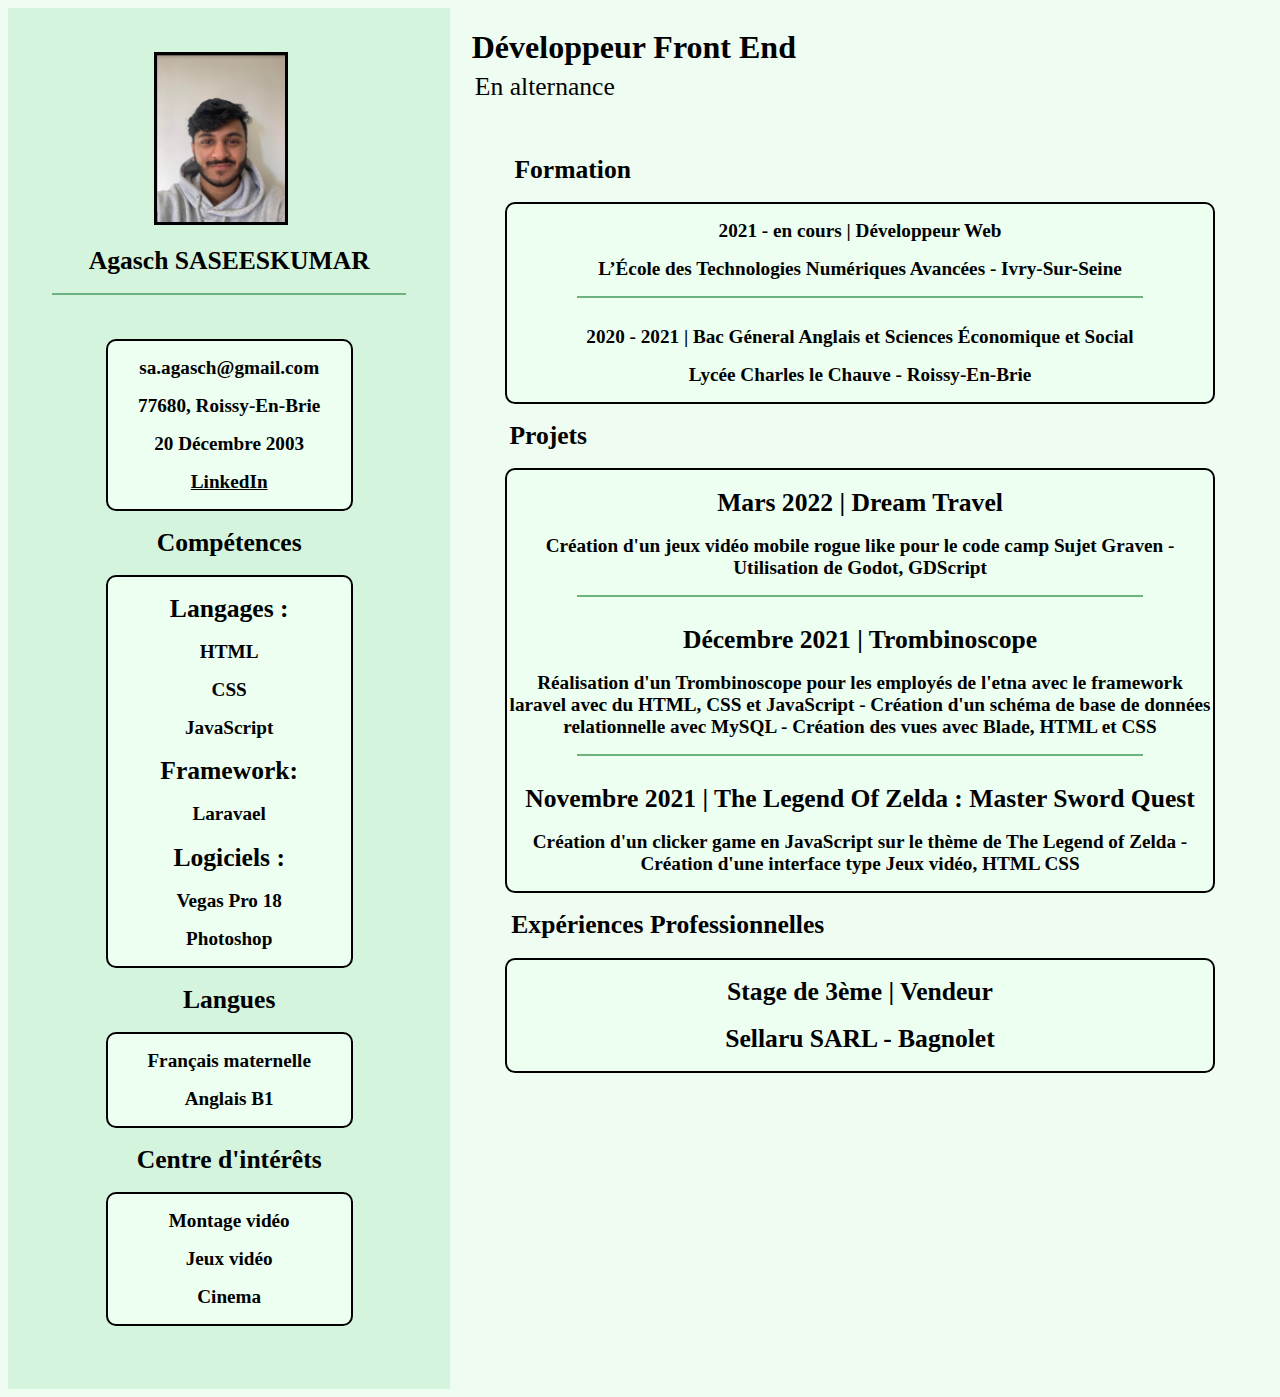
<file: html/cv.html>
<!doctype html>

<html>
  <head>
    <meta charset="utf-8">
    <title>CV</title>
    <link href="../css/cv.css" rel="stylesheet" type="text/css"/>
  </head>

  <body>
<div class="contenairglobal">
 <div class="contenairleft">
  <img src="../img/agasch.png" class="image"> 
    <h1>Agasch SASEESKUMAR</h1>
    <div class="line"></div>

   <div class="info">
    <h2>sa.agasch@gmail.com</h2>
    <h2>77680, Roissy-En-Brie</h2>
    <h2>20 Décembre 2003</h2>
    <h2><a href="https://www.linkedin.com/in/agasch-saseeskumar-549a67211/" target="_blank">LinkedIn</a></h2>
    </div>
   
    <h1>Compétences</h1>
    <div class="competence">
     <h1>Langages :</h1>
      <h2>HTML</h2>
      <h2>CSS</h2>
      <h2>JavaScript</h2>
      <h1>Framework:</h1>
      <h2>Laravael</h2>
     <h1>Logiciels :</h1>
     <h2>Vegas Pro 18</h2>
     <h2>Photoshop</h2>
    </div>

    <h1>Langues</h1>
    <div class="langue">
      <h2>Français maternelle</h2>
      <h2>Anglais B1</h2>
    </div>

    <h1>Centre d'intérêts</h1>
    <div class="gout">
      <h2>Montage vidéo</h2>
      <h2>Jeux vidéo</h2>
      <h2>Cinema</h2>

    </div>
</div>

 <div class="contenairright">
  
  <div class="textbloc">
    <h1 class="dev">Développeur Front End</h1>
    <a class="dev2">En alternance</a> 
  </div>

  <h1 class="rightbloc">Formation</h1>
  <div class="formation">
     <h2> 2021 - en cours | Développeur Web </h2>
     <h2>L’École des Technologies Numériques Avancées - Ivry-Sur-Seine</h2>
     <div class="line2"></div>
     <h2> 2020 - 2021 | Bac Géneral Anglais et Sciences Économique et Social</h2>
     <h2>Lycée Charles le Chauve - Roissy-En-Brie</h2>
    </div> 

    <h1 class="rightbloc3">Projets</h1>
  <div class="projet">
    <h1>Mars 2022 | Dream Travel</h1>
    <h2>Création d'un jeux vidéo mobile rogue like pour le code camp Sujet Graven - Utilisation de Godot, GDScript</h2>
    <div class="line2"></div>
    <h1>Décembre 2021 | Trombinoscope</h1>
    <h2> Réalisation d'un Trombinoscope pour les employés de l'etna avec le framework laravel avec du HTML, CSS et JavaScript
      - Création d'un schéma de base de données relationnelle avec MySQL
      - Création des vues avec Blade, HTML et CSS</h2>
    <div class="line2"></div>
    <h1> Novembre 2021 | The Legend Of Zelda : Master Sword Quest</h1>
    <h2>Création d'un clicker game en JavaScript sur le thème de The Legend of Zelda - Création d'une interface type Jeux vidéo, HTML CSS</h2>
    </div> 
    <h1 class="rightbloc2">Expériences Professionnelles</h1>
  <div class="experience">
    <h1>Stage de 3ème | Vendeur</h1>
    <h1>Sellaru SARL - Bagnolet </h1>
   
    </div> 

 </div> 

</div>
  </body>
</file>
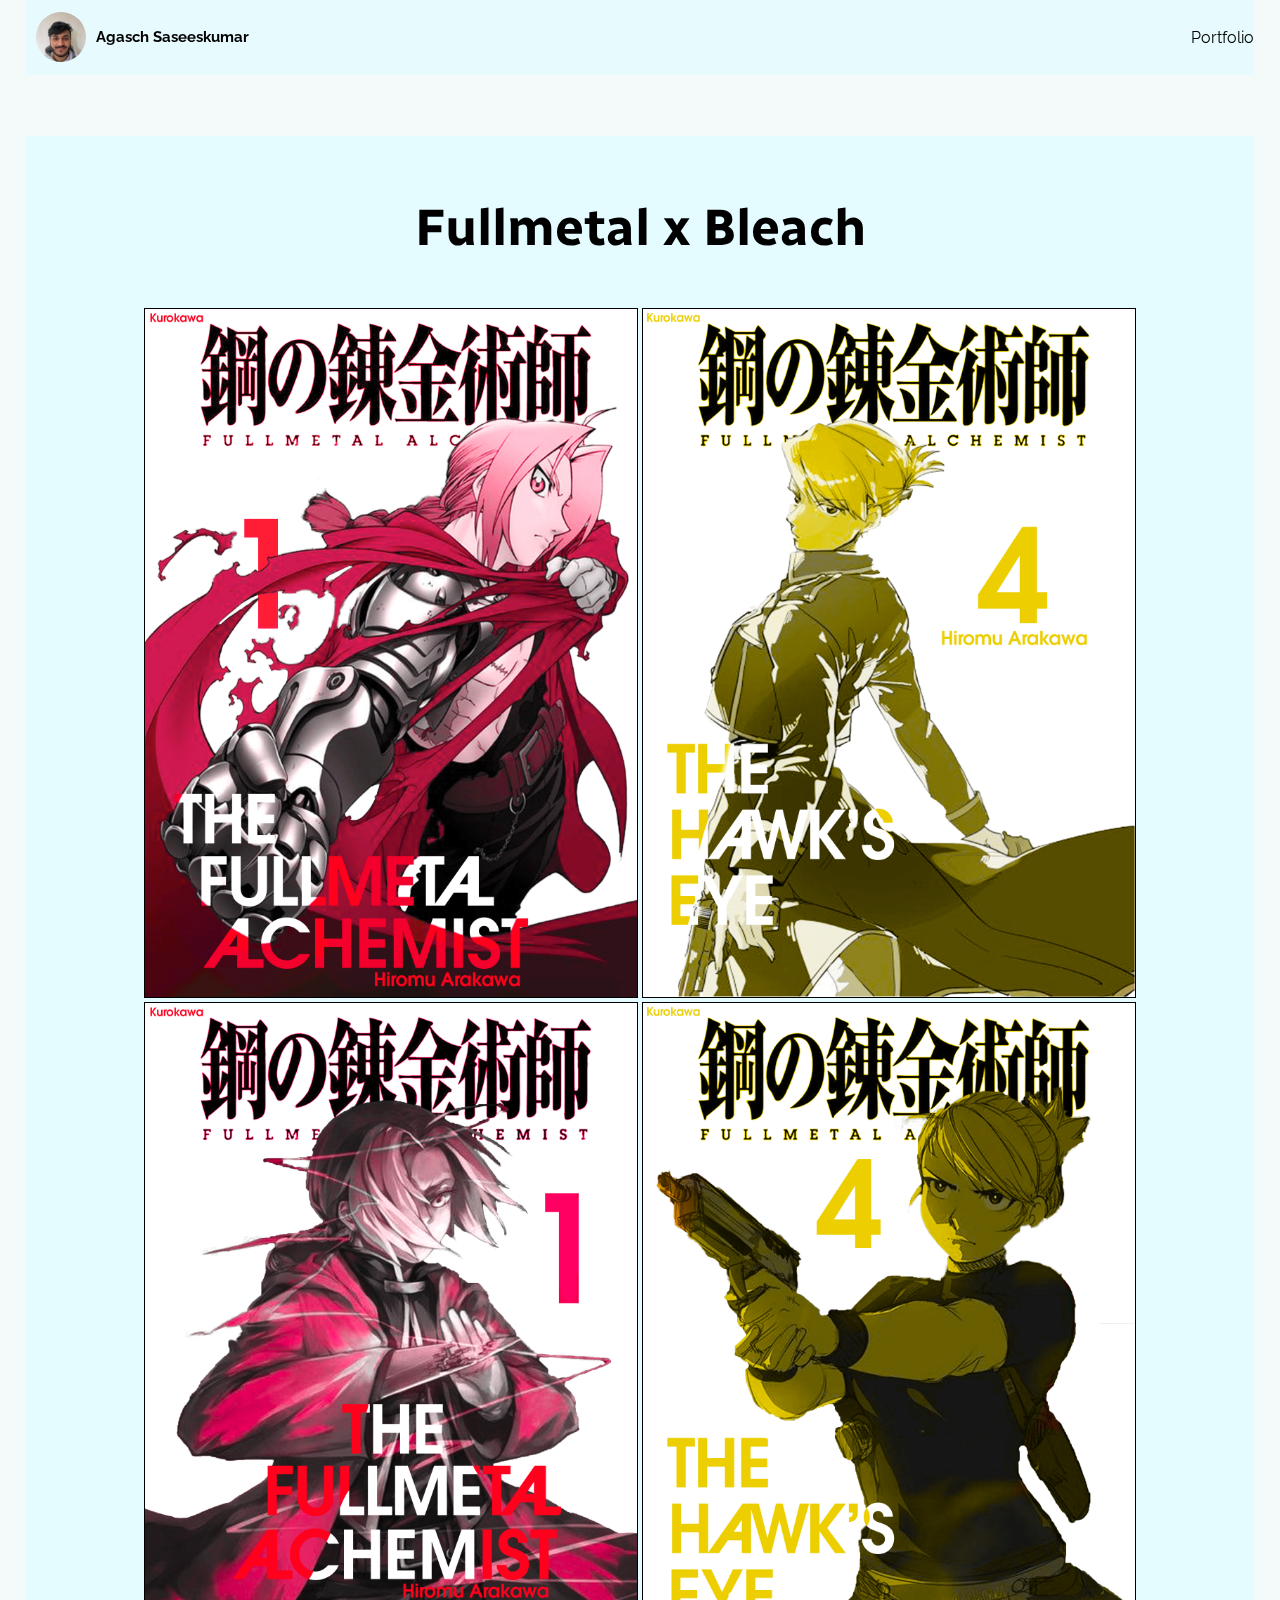
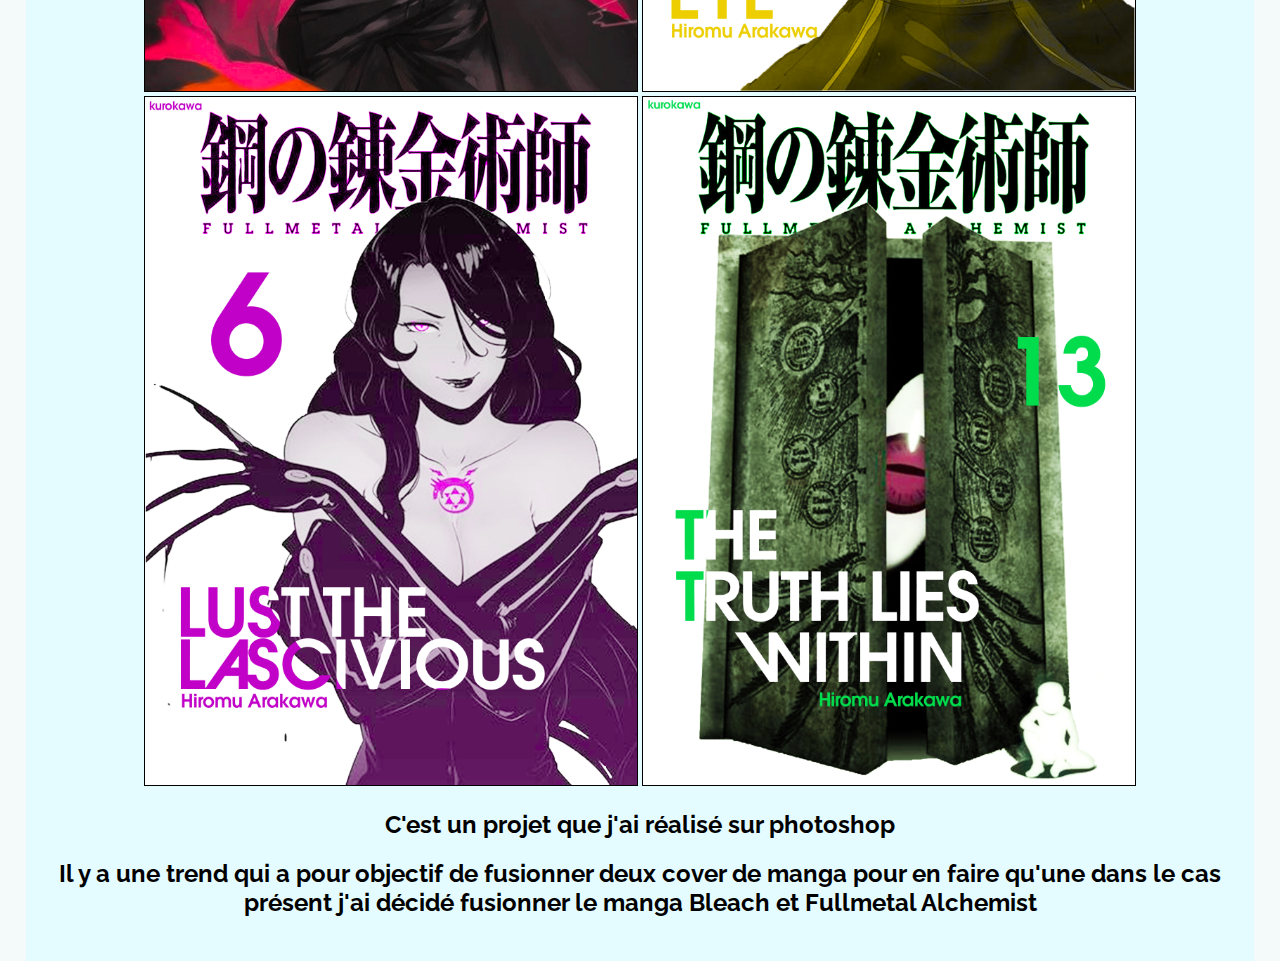
<file: Work/fma.html>
<!DOCTYPE html>

<html>
  <head>
    <meta charset="utf-8" />
    <meta http-equiv="X-UA-Compatible" content="IE-edge" />
    <meta name="viewport" content="widht=device-width, initial-scale=1.0" />
    <link href="../css/style2.css" rel="stylesheet" type="text/css" />
    <title>My Portfolio</title>
  </head>

  <body>
    <nav>
      <div class="profile">
        <img src="../img/agasch.png" />
        <h1>Agasch Saseeskumar</h1>
      </div>
      <ul>
        <a href="https://enayl.github.io">Portfolio</a>
      </ul>
    </nav>

    <section id="project" class="projet">
      <div class="workproject">
        <h1>Fullmetal x Bleach</h1>
        <div class="workimg">
          <img src="../img/Fullmetal x Bleach.jpg" />
          <img src="../img/Bleach x Fullmetal 2.jpg" />
          <img src="../img/Fullmetal x Bleach 3.jpg" />
          <img src="../img/Bleach x Fullmetal 4.jpg" />
          <img src="../img/Fullmetal x Bleach 5.jpg" />
          <img src="../img/Bleach x Fullmetal 6.jpg" />

          <h2>C'est un projet que j'ai réalisé sur photoshop</h2>
          <h2>
            Il y a une trend qui a pour objectif de fusionner deux cover de
            manga pour en faire qu'une dans le cas présent j'ai décidé fusionner
            le manga Bleach et Fullmetal Alchemist
          </h2>
        </div>
      </div>
    </section>
  </body>
</html>
</file>
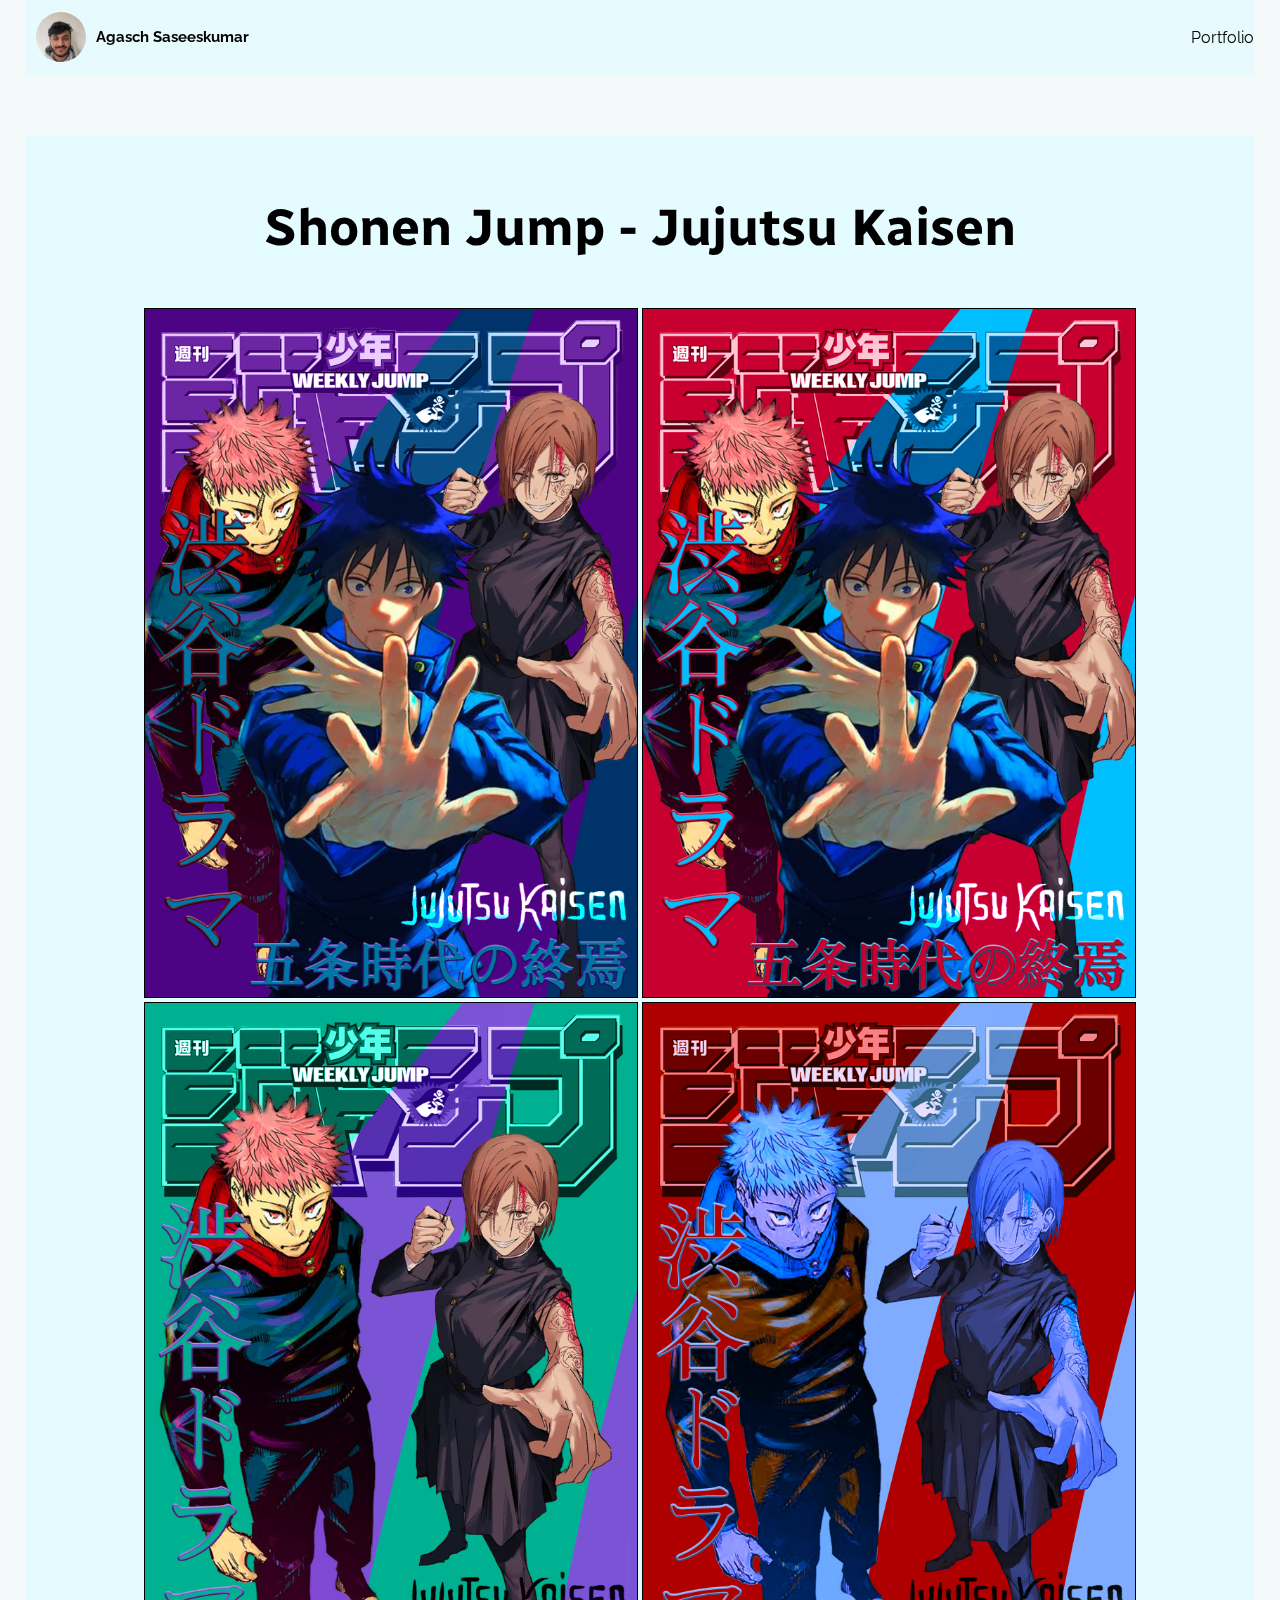
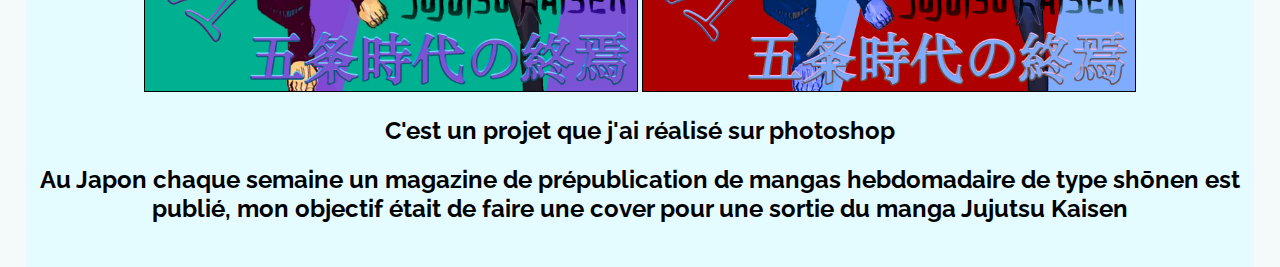
<file: Work/jjk.html>
<!DOCTYPE html>

<html>
  <head>
    <meta charset="utf-8" />
    <meta http-equiv="X-UA-Compatible" content="IE-edge" />
    <meta name="viewport" content="widht=device-width, initial-scale=1.0" />
    <link href="../css/style2.css" rel="stylesheet" type="text/css" />
    <title>My Portfolio</title>
  </head>

  <body>
    <nav>
      <div class="profile">
        <img src="../img/agasch.png" />
        <h1>Agasch Saseeskumar</h1>
      </div>
      <ul>
        <a href="https://enayl.github.io">Portfolio</a>
      </ul>
    </nav>

    <section id="project" class="projet">
      <div class="workproject">
        <h1>Shonen Jump - Jujutsu Kaisen</h1>
        <div class="workimg">
          <img src="../img/Shonen Jump Jujutsu Kaisen 1.jpg" />
          <img src="../img/Shonen Jump Jujutsu Kaisen 2.jpg" />
          <img src="../img/Shonen Jump Jujutsu Kaisen 3.jpg" />
          <img src="../img/Shonen Jump Jujutsu Kaisen 4.jpg" />
          <h2>C'est un projet que j'ai réalisé sur photoshop</h2>
          <h2>
            Au Japon chaque semaine un magazine de prépublication de mangas
            hebdomadaire de type shōnen est publié, mon objectif était de faire
            une cover pour une sortie du manga Jujutsu Kaisen
          </h2>
        </div>
      </div>
    </section>
  </body>
</html>
</file>
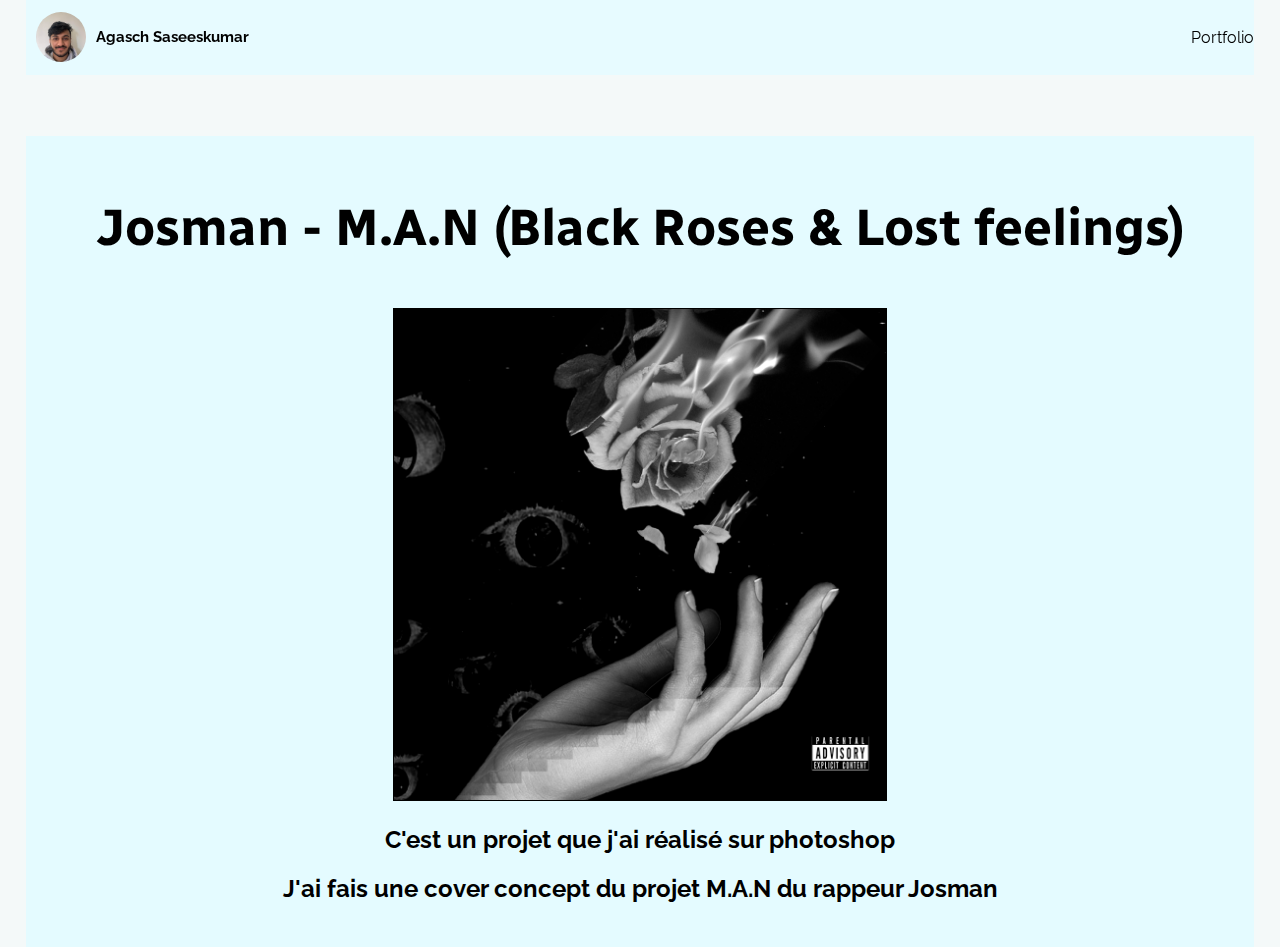
<file: Work/josman.html>
<!DOCTYPE html>

<html>
  <head>
    <meta charset="utf-8" />
    <meta http-equiv="X-UA-Compatible" content="IE-edge" />
    <meta name="viewport" content="widht=device-width, initial-scale=1.0" />
    <link href="../css/style2.css" rel="stylesheet" type="text/css" />
    <title>My Portfolio</title>
  </head>

  <body>
    <nav>
      <div class="profile">
        <img src="../img/agasch.png" />
        <h1>Agasch Saseeskumar</h1>
      </div>
      <ul>
        <a href="https://enayl.github.io">Portfolio</a>
      </ul>
    </nav>

    <section id="project" class="projet">
      <div class="workproject">
        <h1>Josman - M.A.N (Black Roses & Lost feelings)</h1>
        <div class="workimg">
          <img src="../img/Black Rose & Lost Feelings - Josman.png" />
          <h2>C'est un projet que j'ai réalisé sur photoshop</h2>
          <h2>J'ai fais une cover concept du projet M.A.N du rappeur Josman</h2>
        </div>
      </div>
    </section>
  </body>
</html>
</file>
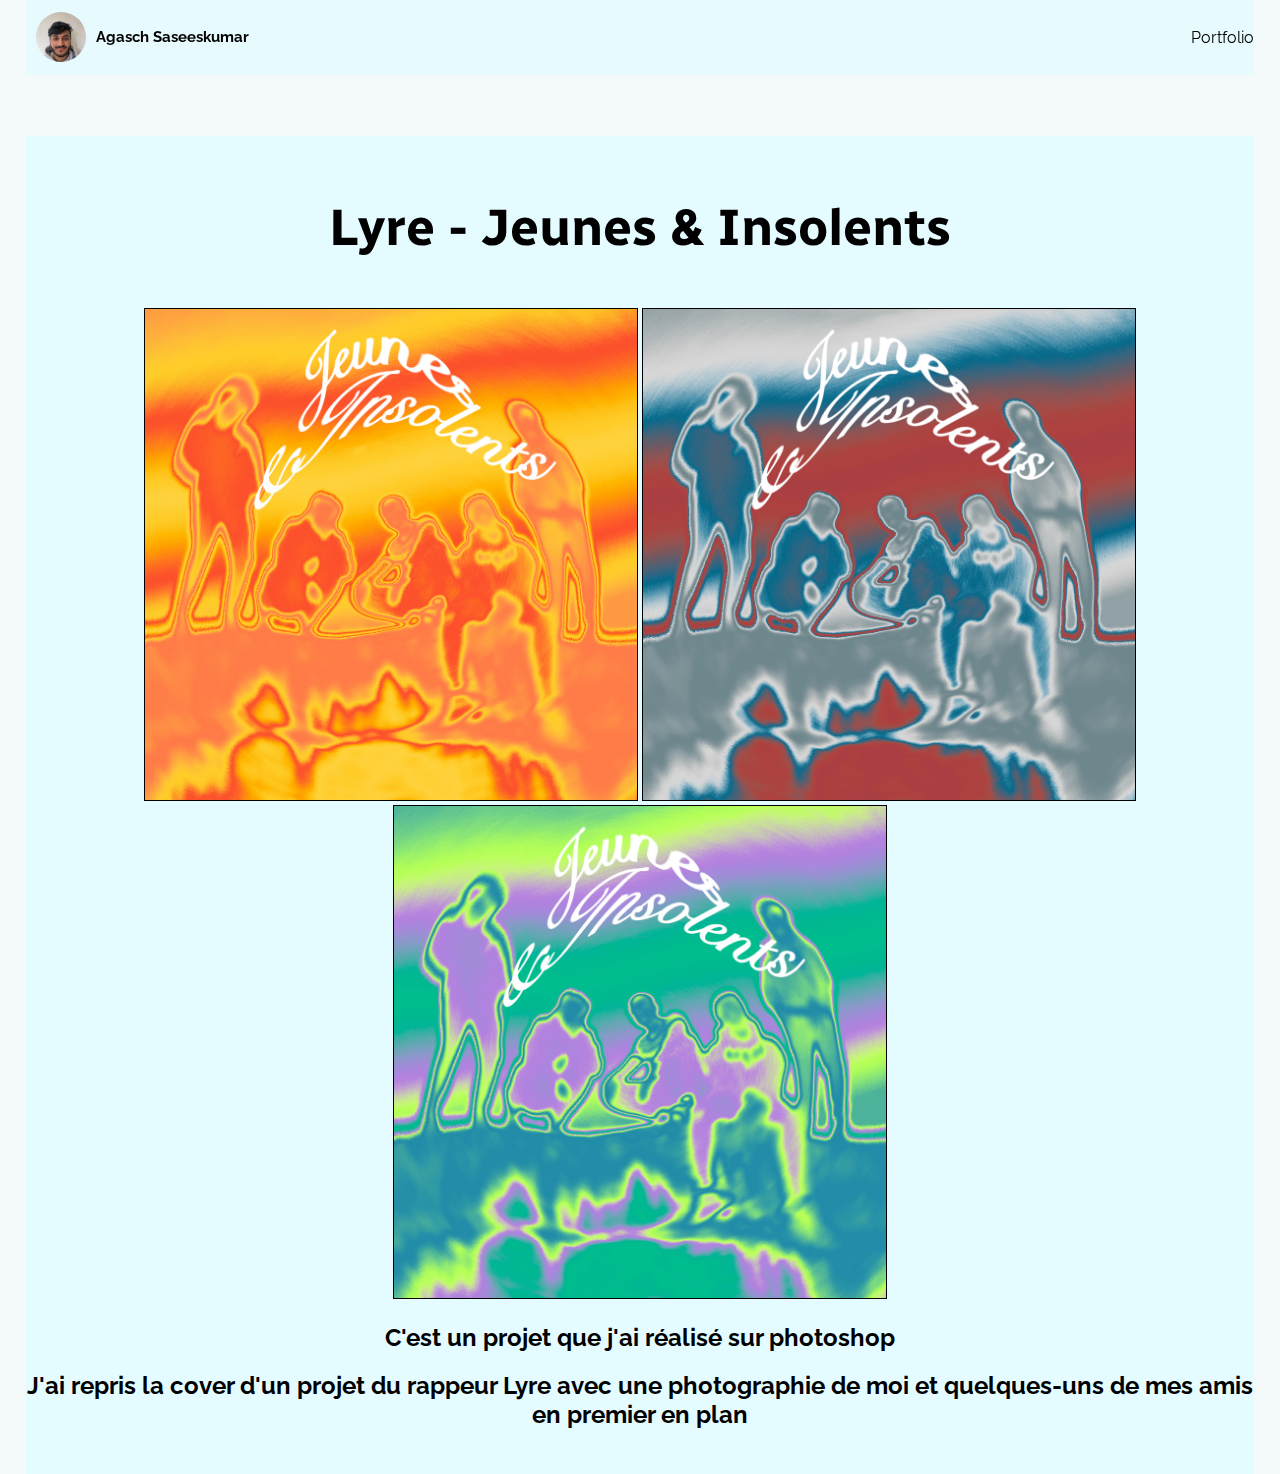
<file: Work/lyre.html>
<!DOCTYPE html>

<html>
  <head>
    <meta charset="utf-8" />
    <meta http-equiv="X-UA-Compatible" content="IE-edge" />
    <meta name="viewport" content="widht=device-width, initial-scale=1.0" />
    <link href="../css/style2.css" rel="stylesheet" type="text/css" />
    <title>My Portfolio</title>
  </head>

  <body>
    <nav>
      <div class="profile">
        <img src="../img/agasch.png" />
        <h1>Agasch Saseeskumar</h1>
      </div>
      <ul>
        <a href="https://enayl.github.io">Portfolio</a>
      </ul>
    </nav>

    <section id="project" class="projet">
      <div class="workproject">
        <h1>Lyre - Jeunes & Insolents</h1>
        <div class="workimg">
          <img src="../img/Jeunes & Insolents.jpg" />
          <img src="../img/Jeunes & Insolents 2.jpg" />
          <img src="../img/Jeunes & Insolents 3.jpg" />
          <h2>C'est un projet que j'ai réalisé sur photoshop</h2>
          <h2>
            J'ai repris la cover d'un projet du rappeur Lyre avec une
            photographie de moi et quelques-uns de mes amis en premier en plan
          </h2>
        </div>
      </div>
    </section>
  </body>
</html>
</file>
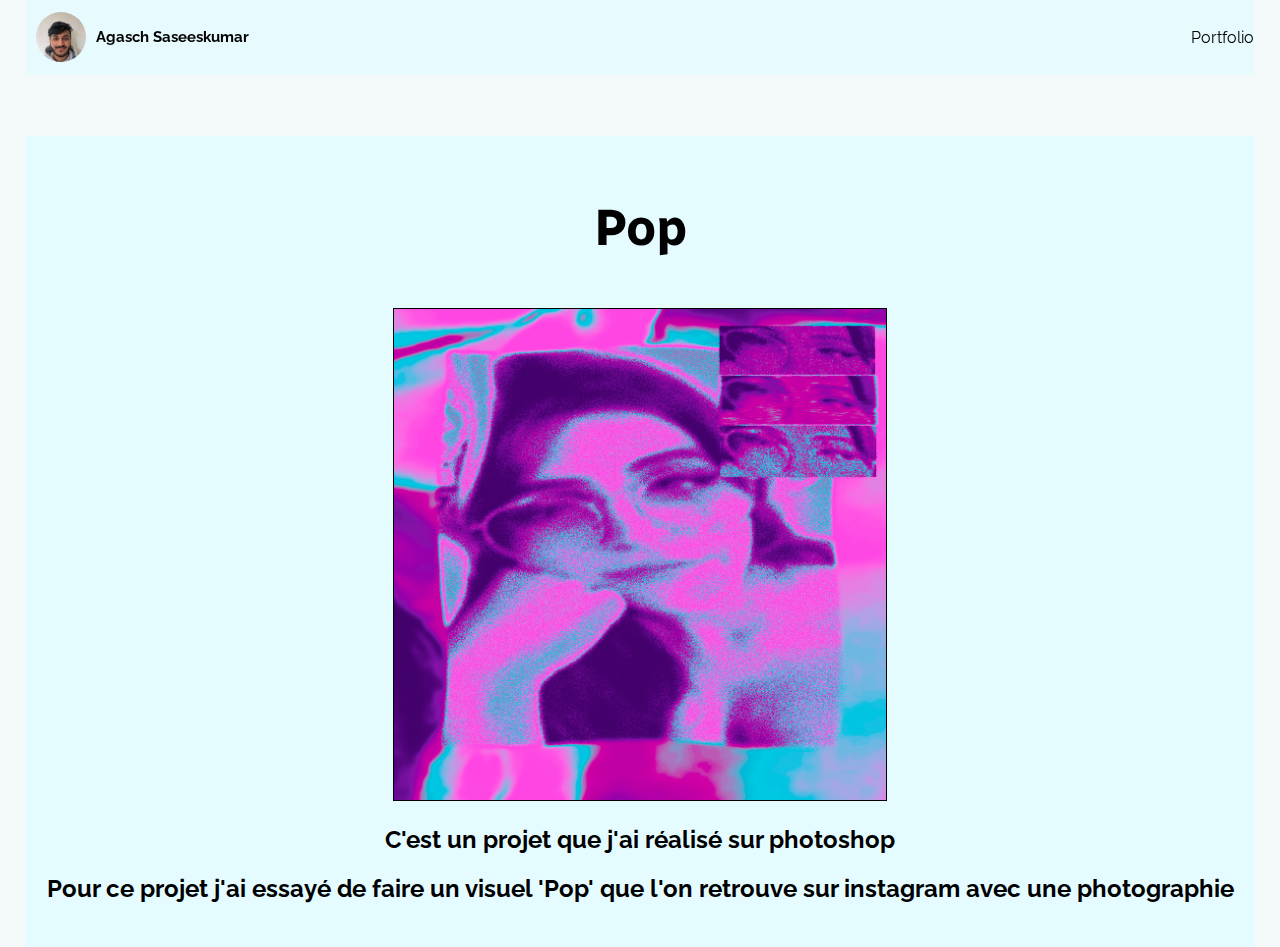
<file: Work/pop.html>
<!DOCTYPE html>

<html>
  <head>
    <meta charset="utf-8" />
    <meta http-equiv="X-UA-Compatible" content="IE-edge" />
    <meta name="viewport" content="widht=device-width, initial-scale=1.0" />
    <link href="../css/style2.css" rel="stylesheet" type="text/css" />
    <title>My Portfolio</title>
  </head>

  <body>
    <nav>
      <div class="profile">
        <img src="../img/agasch.png" />
        <h1>Agasch Saseeskumar</h1>
      </div>
      <ul>
        <a href="https://enayl.github.io">Portfolio</a>
      </ul>
    </nav>

    <section id="project" class="projet">
      <div class="workproject">
        <h1>Pop</h1>
        <div class="workimg">
          <img src="../img/pop.png" />
          <h2>C'est un projet que j'ai réalisé sur photoshop</h2>
          <h2>
            Pour ce projet j'ai essayé de faire un visuel 'Pop' que l'on
            retrouve sur instagram avec une photographie
          </h2>
        </div>
      </div>
    </section>
  </body>
</html>
</file>
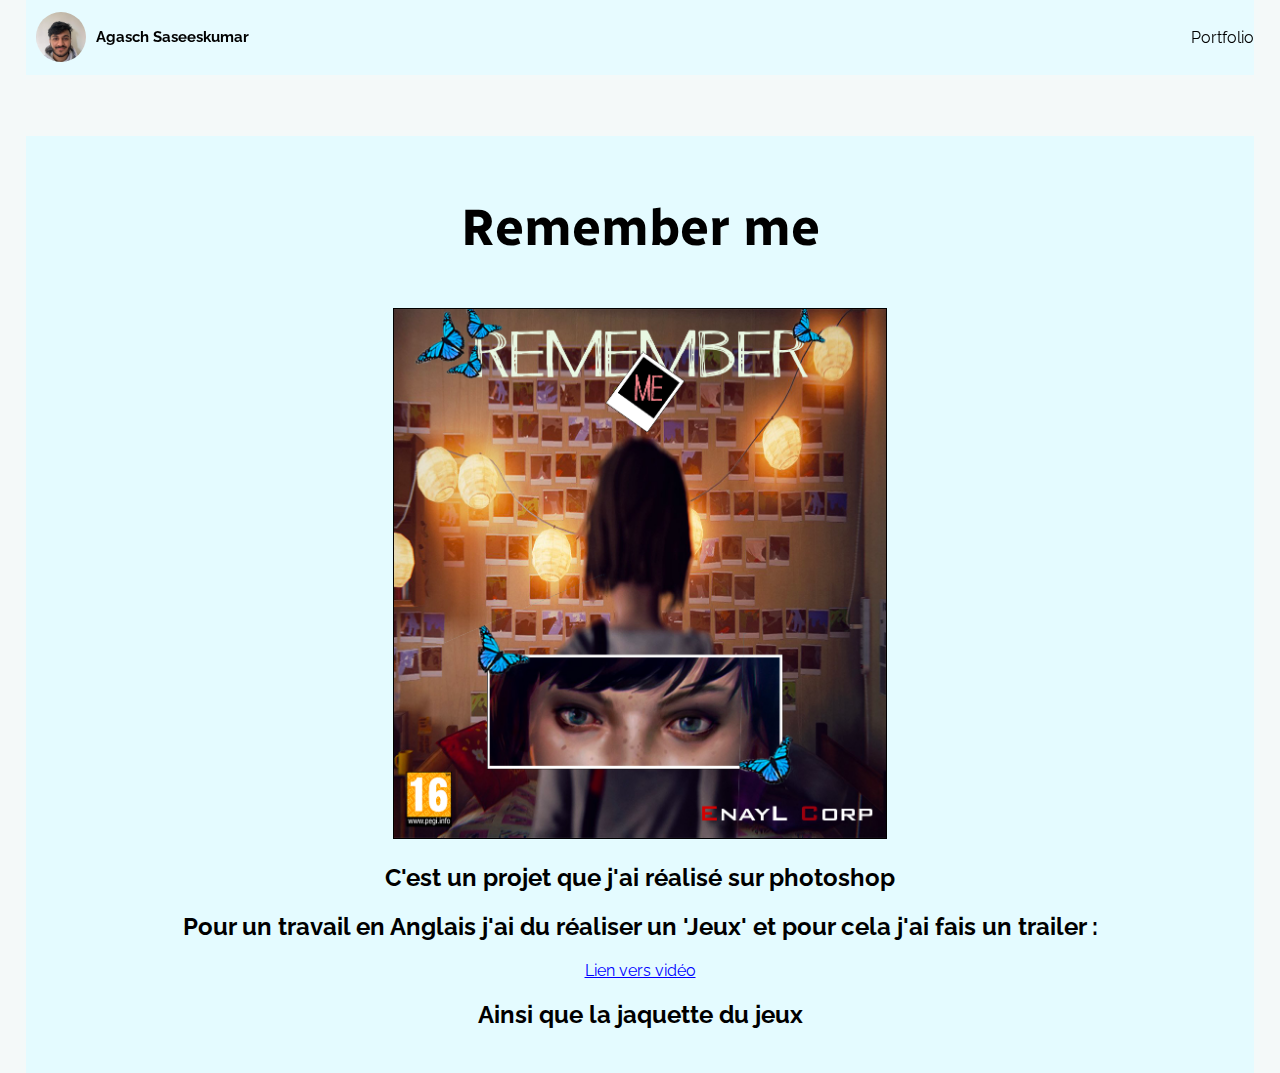
<file: Work/rememberme.html>
<!DOCTYPE html>

<html>
  <head>
    <meta charset="utf-8" />
    <meta http-equiv="X-UA-Compatible" content="IE-edge" />
    <meta name="viewport" content="widht=device-width, initial-scale=1.0" />
    <link href="../css/style2.css" rel="stylesheet" type="text/css" />
    <title>My Portfolio</title>
  </head>

  <body>
    <nav>
      <div class="profile">
        <img src="../img/agasch.png" />
        <h1>Agasch Saseeskumar</h1>
      </div>
      <ul>
        <a href="https://enayl.github.io">Portfolio</a>
      </ul>
    </nav>

    <section id="project" class="projet">
      <div class="workproject">
        <h1>Remember me</h1>
        <div class="workimg">
          <img src="../img/Remember Me.png" />
          <h2>C'est un projet que j'ai réalisé sur photoshop</h2>
          <h2>
            Pour un travail en Anglais j'ai du réaliser un 'Jeux' et pour cela
            j'ai fais un trailer :
          </h2>
          <a
            style="text-decoration: underline; color: blue"
            href="https://www.youtube.com/watch?v=ggJmci9i9K4"
            >Lien vers vidéo</a
          >
          <h2>Ainsi que la jaquette du jeux</h2>
        </div>
      </div>
    </section>
  </body>
</html>
</file>
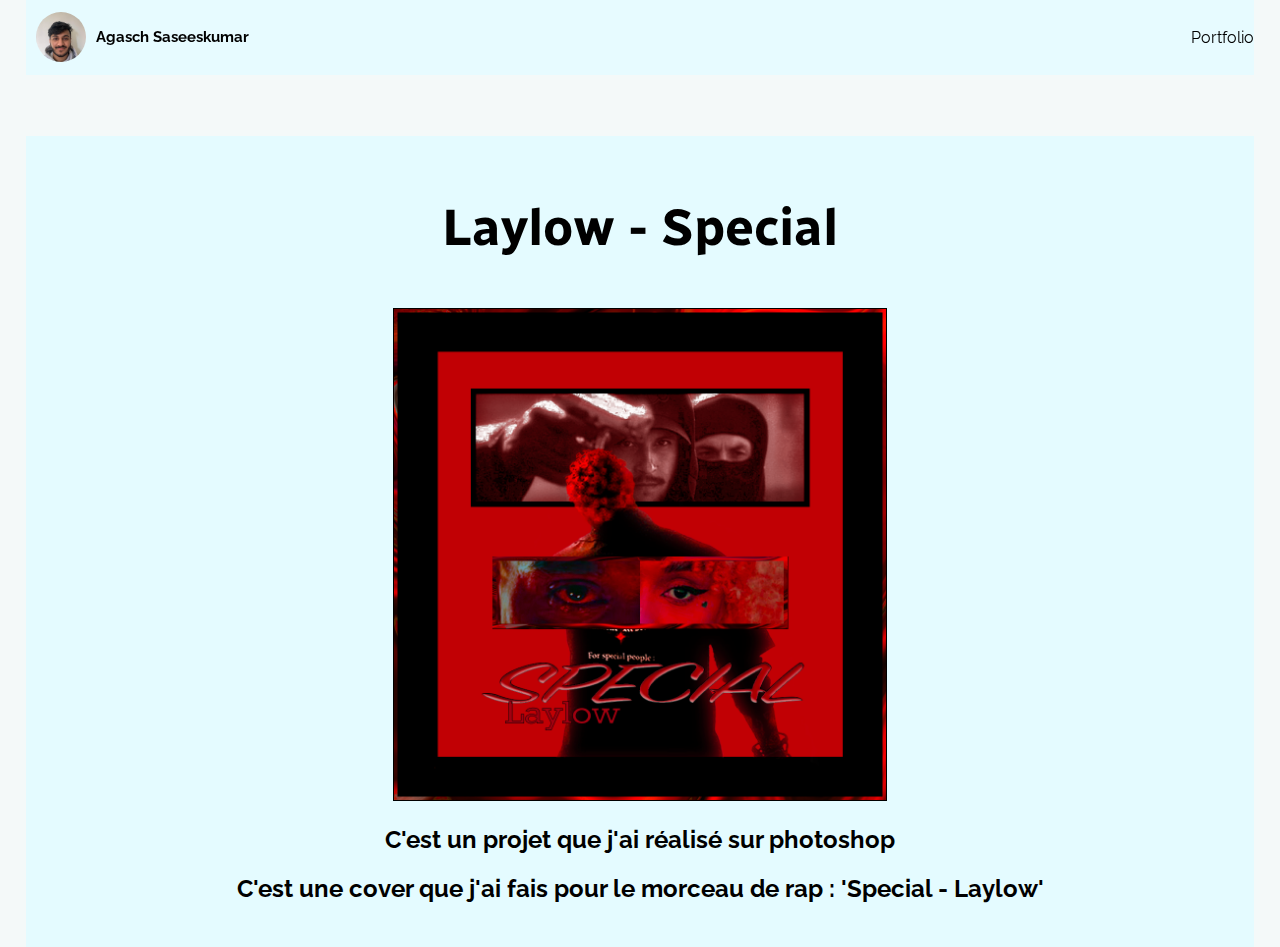
<file: Work/special.html>
<!DOCTYPE html>

<html>
  <head>
    <meta charset="utf-8" />
    <meta http-equiv="X-UA-Compatible" content="IE-edge" />
    <meta name="viewport" content="widht=device-width, initial-scale=1.0" />
    <link href="../css/style2.css" rel="stylesheet" type="text/css" />
    <title>My Portfolio</title>
  </head>

  <body>
    <nav>
      <div class="profile">
        <img src="../img/agasch.png" />
        <h1>Agasch Saseeskumar</h1>
      </div>
      <ul>
        <a href="https://enayl.github.io">Portfolio</a>
      </ul>
    </nav>

    <section id="project" class="projet">
      <div class="workproject">
        <h1>Laylow - Special</h1>
        <div class="workimg">
          <img src="../img/Special - Laylow.png" />
          <h2>C'est un projet que j'ai réalisé sur photoshop</h2>
          <h2>
            C'est une cover que j'ai fais pour le morceau de rap : 'Special -
            Laylow'
          </h2>
        </div>
      </div>
    </section>
  </body>
</html>
</file>
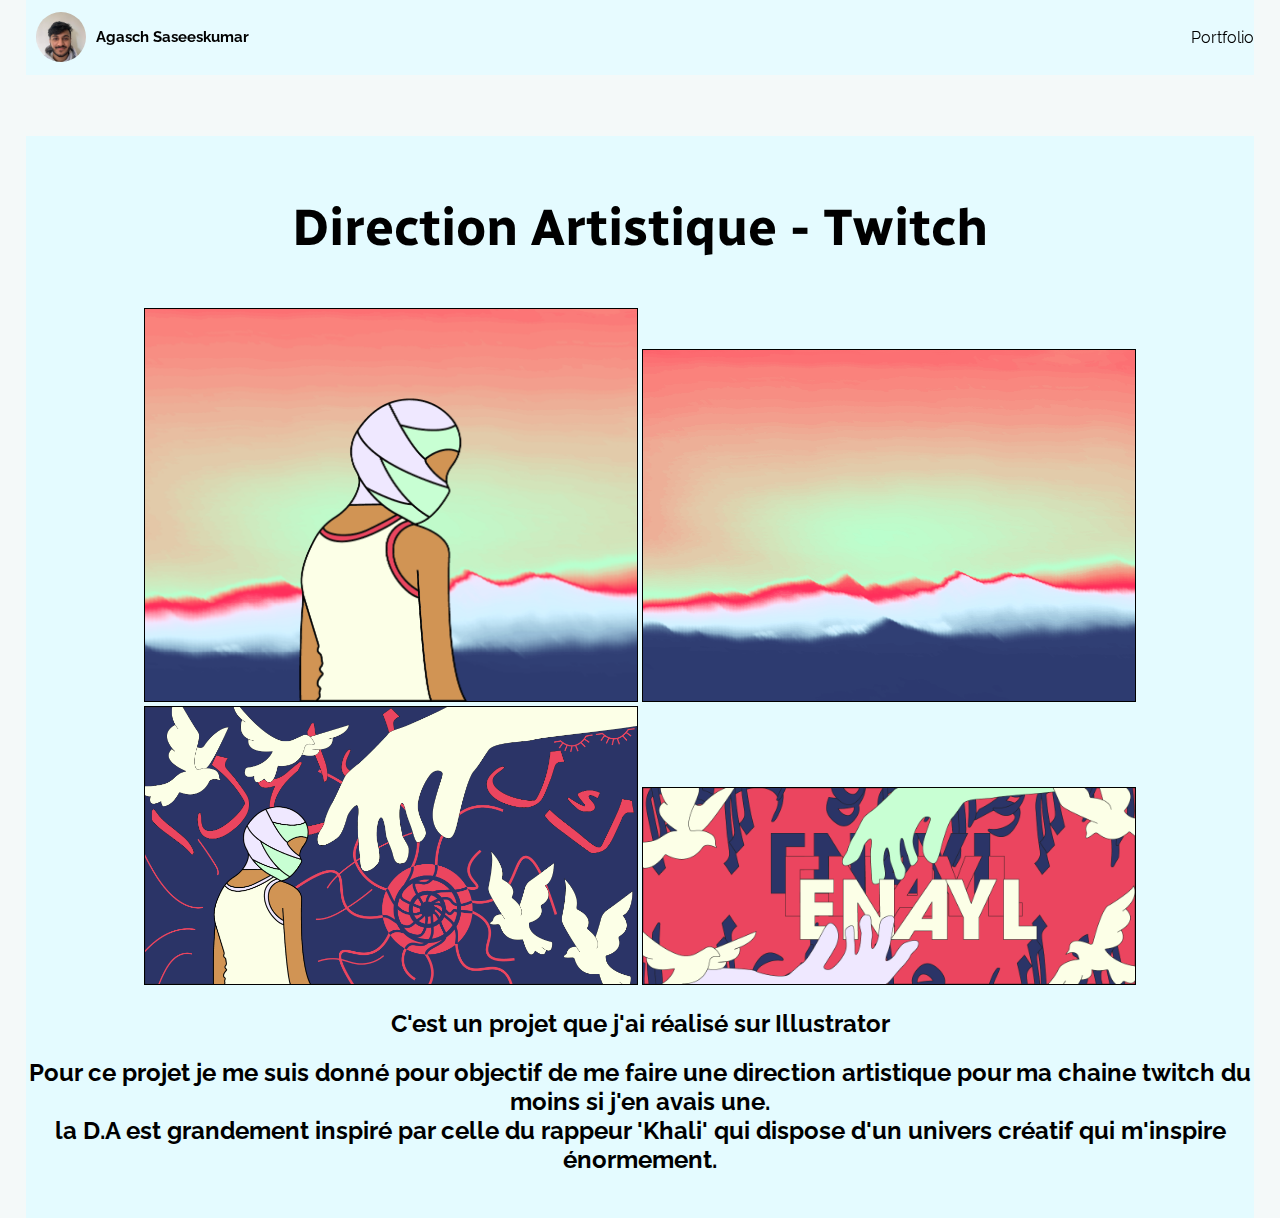
<file: Work/twitch.html>
<!DOCTYPE html>

<html>
  <head>
    <meta charset="utf-8" />
    <meta http-equiv="X-UA-Compatible" content="IE-edge" />
    <meta name="viewport" content="widht=device-width, initial-scale=1.0" />
    <link href="../css/style2.css" rel="stylesheet" type="text/css" />
    <title>My Portfolio</title>
  </head>

  <body>
    <nav>
      <div class="profile">
        <img src="../img/agasch.png" />
        <h1>Agasch Saseeskumar</h1>
      </div>
      <ul>
        <a href="https://enayl.github.io">Portfolio</a>
      </ul>
    </nav>

    <section id="project" class="projet">
      <div class="workproject">
        <h1>Direction Artistique - Twitch</h1>
        <div class="workimg">
          <img src="../img/pdp.png" />
          <img src="../img/landscape.png" />
          <img src="../img/Background.png" />
          <img src="../img/banner.png" />
          <h2>C'est un projet que j'ai réalisé sur Illustrator</h2>
          <h2>
            Pour ce projet je me suis donné pour objectif de me faire une
            direction artistique pour ma chaine twitch du moins si j'en avais
            une. <br />
            la D.A est grandement inspiré par celle du rappeur 'Khali' qui
            dispose d'un univers créatif qui m'inspire énormement.
          </h2>
        </div>
      </div>
    </section>
  </body>
</html>
</file>
<file: css/cv.css>
body {
  background-color: #effcf2;
}

.contenairglobal {
  display: flex;
  flex-direction: row;
}

.contenairleft {
  width: 35%;
  height: auto;
  background-color: #d4f4dd;
  flex-direction: column;
  padding-bottom: 5%;
}

/* info sur moi */
.image {
  width: 10vw;
  height: 13vw;
  margin-left: 33%;
  margin-top: 10%;
  border: solid;
  background-size: cover;
  background-position: center;
  background-repeat: no-repeat;
}

h1 {
  font-size: 2vw;
  text-align: center;
}

h2 {
  text-align: center;
  font-size: 1.5vw;
  font-family: serif;
}

a {
  color: black;
}

.line {
  width: 80%;
  height: 2px;
  background-color: #6cb380;
  margin-left: auto;
  margin-right: auto;
  margin: 10%;
  margin-top: 1%;
}

.info {
  width: 55%;
  margin-right: auto;
  margin-left: auto;
  background: #ecfff1;
  border: 2px solid;
  border-radius: 10px;
}

.competence {
  width: 55%;
  margin-right: auto;
  margin-left: auto;
  background: #ecfff1;
  border: 2px solid;
  border-radius: 10px;
}

.langue {
  width: 55%;
  margin-right: auto;
  margin-left: auto;
  background: #ecfff1;
  border: 2px solid;
  border-radius: 10px;
}

.gout {
  width: 55%;
  margin-right: auto;
  margin-left: auto;
  background: #ecfff1;
  border: 2px solid;
  border-radius: 10px;
}

/*Developpeur en alternance */

.textbloc {
  height: 130px;
  width: 150%;
}

.dev {
  font-size: 2.5vw;
  margin-right: 55%;
}

.dev2 {
  margin-left: 3%;
  font-size: 2vw;
  display: flex;
  margin-top: -2%;
}

/* parcour pro */

.contenairright {
  display: flex;
  flex-direction: column;
  width: 43%;
}

.rightbloc {
  font-size: 2vw;
  margin-left: -55%;
}
.rightbloc2 {
  font-size: 2vw;
  margin-left: -20%;
}
.rightbloc3 {
  font-size: 2vw;
  margin-right: 64%;
}

.formation {
  width: 130%;
  height: auto;
  background: #ecfff1;
  border: 2px solid;
  border-radius: 10px;
  margin-left: 10%;
}

.line2 {
  width: 80%;
  height: 2px;
  background-color: #6cb380;
  margin: 4%;
  margin-top: 1%;
  margin-left: 10%;
}

.projet {
  width: 130%;
  height: auto;
  background: #ecfff1;
  border: 2px solid;
  border-radius: 10px;
  margin-left: 10%;
}

.experience {
  width: 130%;
  height: auto;
  background: #ecfff1;
  border: 2px solid;
  border-radius: 10px;
  margin-left: 10%;
}
</file>
<file: css/style2.css>
@import url("https://fonts.googleapis.com/css2?family=Hind+Siliguri&family=Radio+Canada:wght@300&family=Raleway:wght@100&display=swap");
body {
  font-family: "Raleway", sans-serif;
  padding: 0% 2%;
  margin: 0%;
  background-color: #f4f9f9;
}

nav {
  display: flex;
  flex-wrap: wrap;
  justify-content: space-between;
  align-items: center;
  position: sticky;
  top: 0;
  background-color: #e7fbff;
}

nav .profile {
  display: flex;
  align-items: center;
  padding-bottom: 1%;
  padding-top: 1%;
}

nav .profile img {
  width: 50px;
  height: 50px;
  border-radius: 50%;
  margin-left: 10px;
  background-size: cover;
  background-position: center;
  background-repeat: no-repeat;
  object-fit: cover;
}

nav .profile h1 {
  font-size: 15px;
  margin-left: 10px;
}

nav ul {
  display: flex;
  list-style-type: none;
}

nav ul li {
  margin-left: 20px;
  cursor: pointer;
  border-bottom: 1px solid #e4fbff;
  margin-right: 10px;
}

a {
  color: black;
  text-decoration: none;
}

nav ul li:hover {
  border-bottom-color: #c2d6d6;
}

.projet h1 {
  font-size: 4vw;
  font-weight: bold;
  margin: 4%;
  padding-top: 5%;
  text-align: center;
  font-family: "Radio Canada", sans-serif;
}

.projet-info h1 {
  font-size: 3vw;
  font-weight: bold;
  margin: 4%;
  padding-top: 1%;
  font-family: "Raleway", sans-serif;
  display: flex;
  flex-direction: column;
}

.title-project {
  width: 100%;
  margin-top: 3%;
  margin-left: 2%;
}

.textin {
  width: 70%;
  margin-left: 3%;
  margin-top: 1%;
  text-align: center;
  justify-content: center;
}

.textin p {
  font-size: 2vw;
  margin: 1%;
  margin-top: 5%;
  text-align: center;
}

.title-project h1 {
  font-size: 2vw;
  font-weight: bold;
  margin: 1%;
}

.workproject {
  margin-top: 5%;
  background-color: #e4fbff;
  width: 100%;
  padding-bottom: 2%;
}

.workimg {
  margin-left: 0;
  margin-right: 0;
  text-align: center;
}

.workimg img {
  background-size: contain;
  background-position: center;
  background-repeat: no-repeat;
  width: 40%;
  height: auto;
  border: solid 1px;
  margin-left: 0;
  margin-right: 0;
}
</file>
